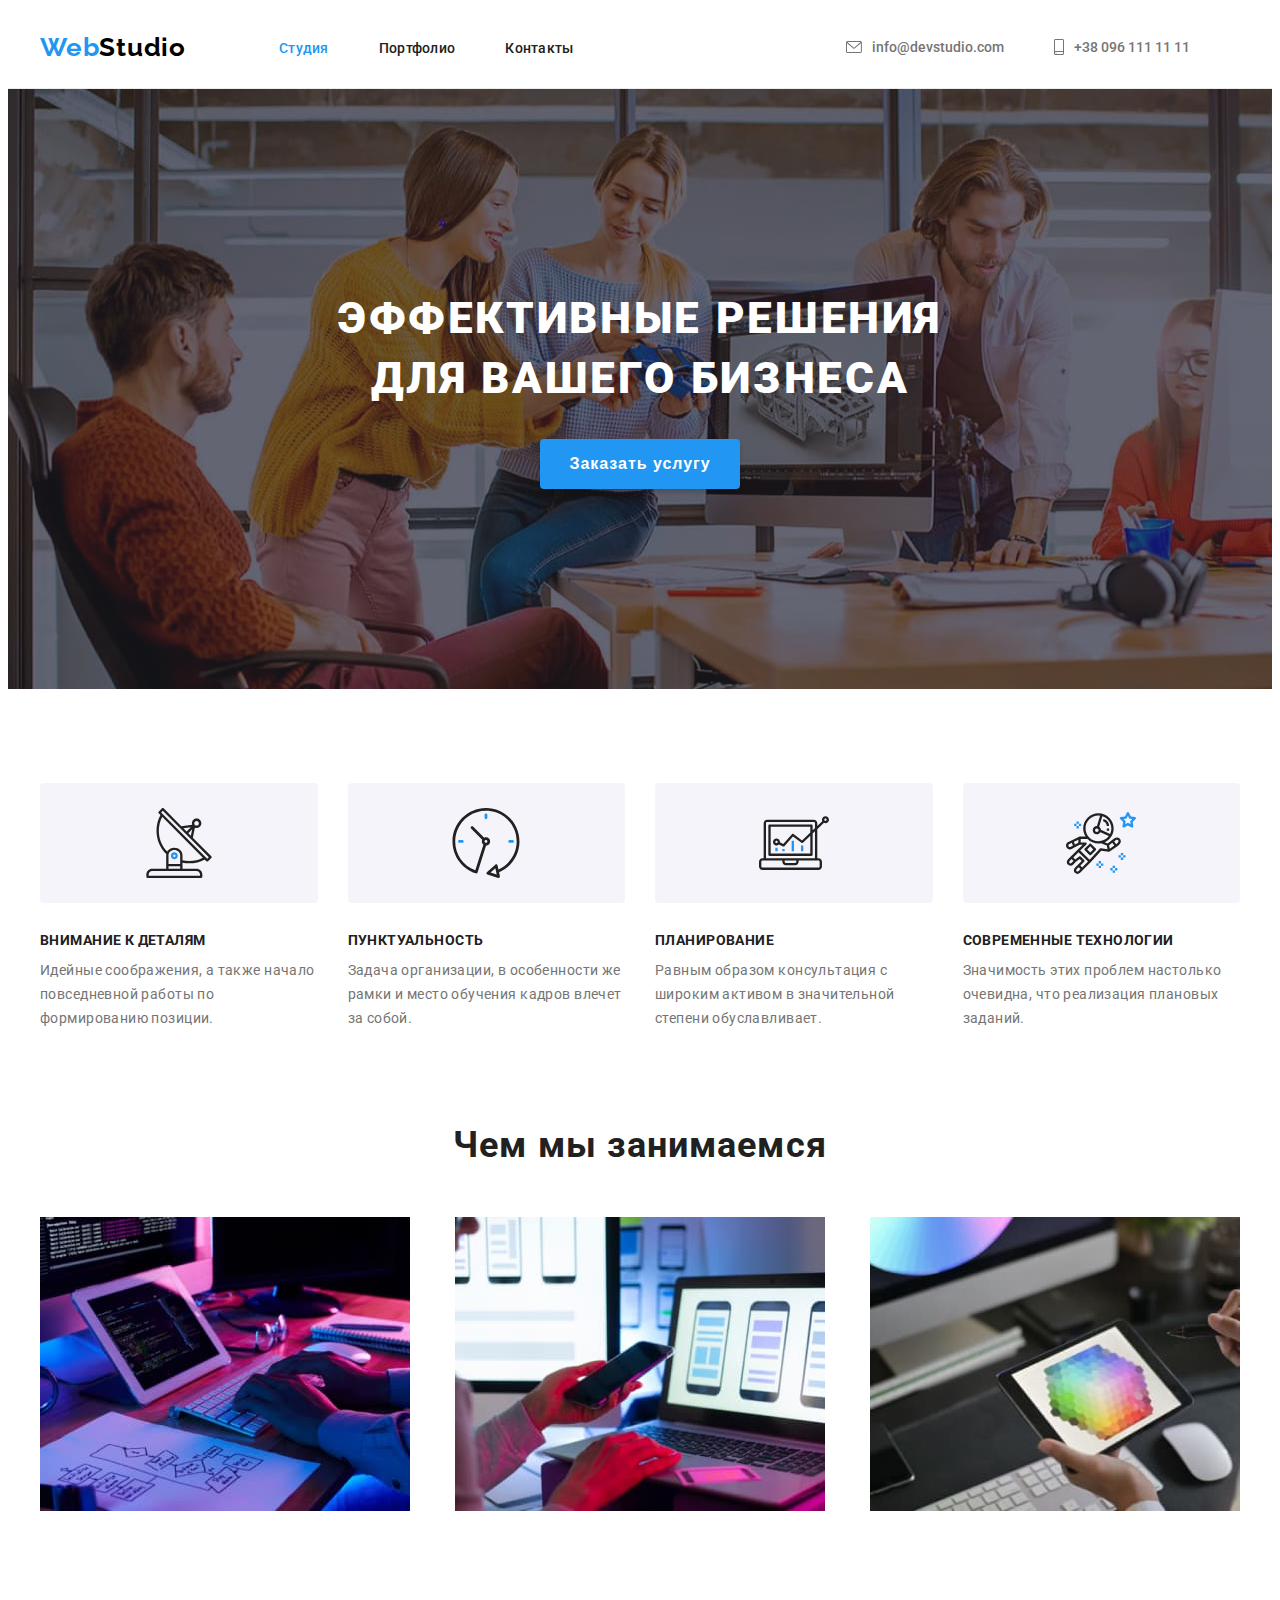
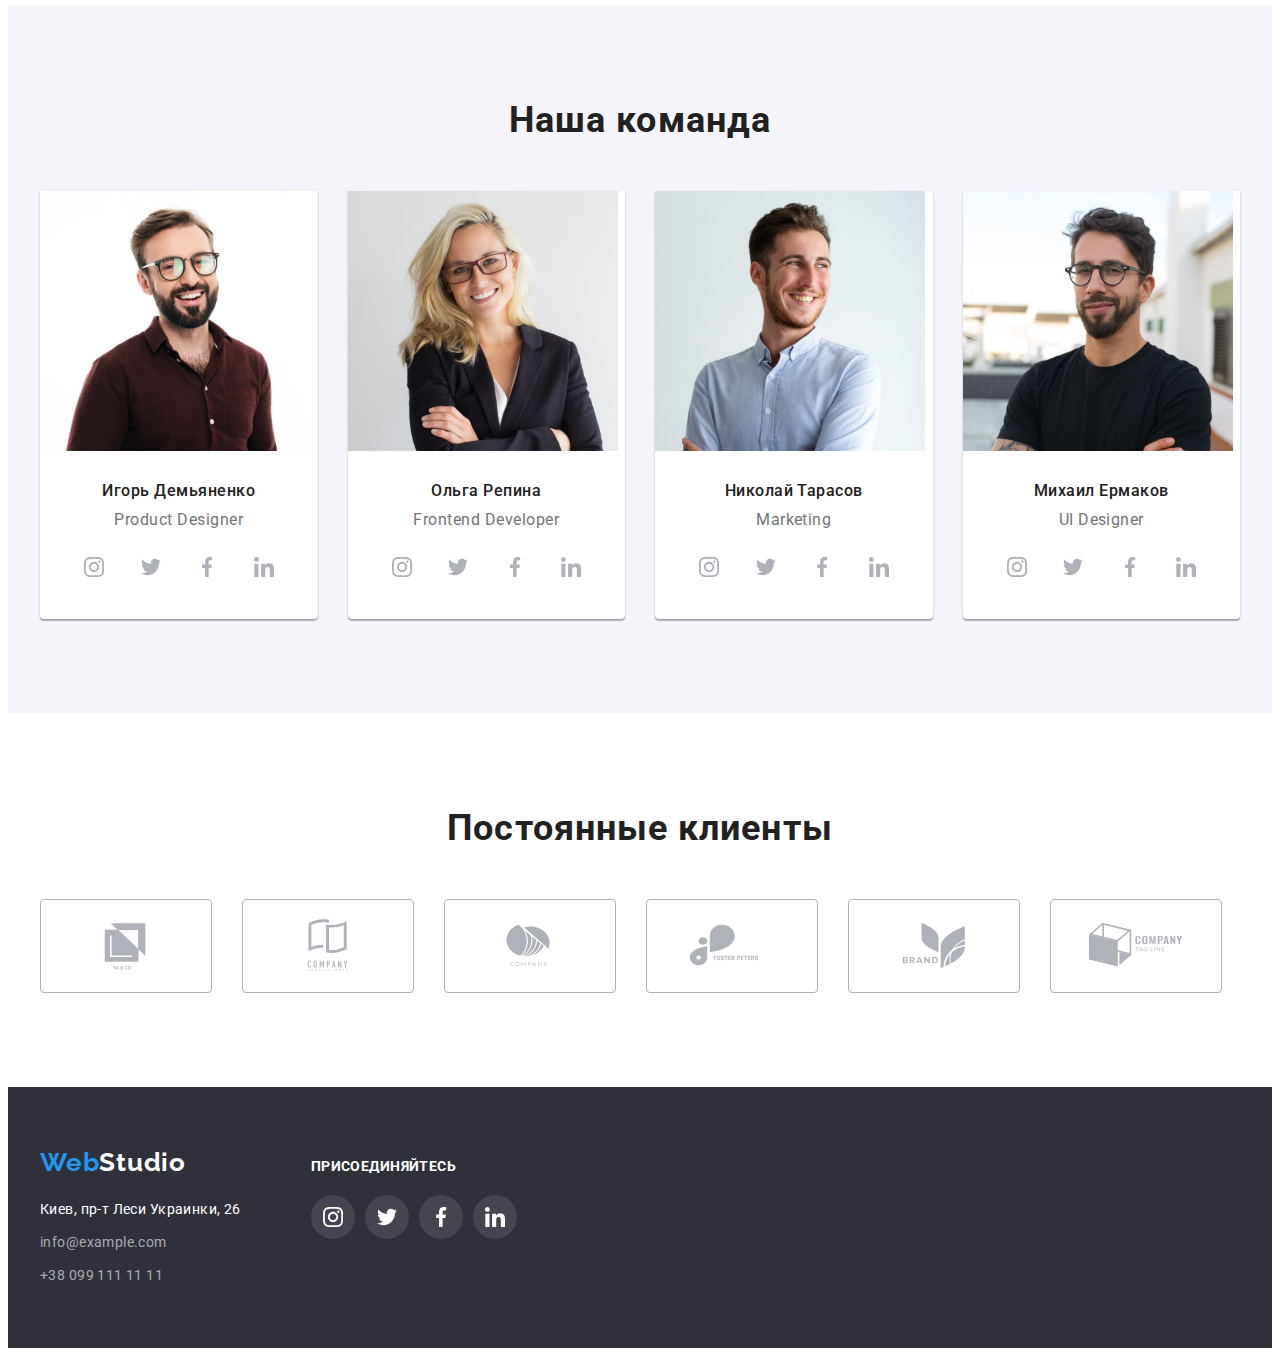
<file: index.html>
<!DOCTYPE html>
<html lang="ru">

<head>
    <meta charset="UTF-8">
    <meta http-equiv="X-UA-Compatible" content="IE=edge">
    <meta name="viewport" content="width=device-width, initial-scale=1.0">
    <title>Document</title>
    <link rel="preconnect" href="https://fonts.googleapis.com">
    <link rel="preconnect" href="https://fonts.gstatic.com" crossorigin>
    <link href="https://fonts.googleapis.com/css2?family=Raleway:wght@700&family=Roboto:wght@400;500;700;900&display=swap"
        rel="stylesheet">
    <link rel="stylesheet" href="https://cdnjs.cloudflare.com/ajax/libs/modern-normalize/1.1.0/modern-normalize.min.css"
        integrity="sha512-wpPYUAdjBVSE4KJnH1VR1HeZfpl1ub8YT/NKx4PuQ5NmX2tKuGu6U/JRp5y+Y8XG2tV+wKQpNHVUX03MfMFn9Q=="
        crossorigin="anonymous" referrerpolicy="no-referrer" />
    <link rel="stylesheet" href="./css/styles.css" />
</head>

<body class="body">
    <header class="header">
        <div class="header-container container">
        <nav class="navigation">
            <a class="link logo" href="" lang="en"> <span class="second-color-logo">Web</span>Studio </a>
            <ul class="list navigation-list">
                <li class="nv-lst"> <a class="link nav-list curent" href="">Студия</a></li>
                <li class="nv-lst"> <a class="link nav-list" href="./portfolio.html">Портфолио</a></li>
                <li class="nv-lst"> <a class="link nav-list" href="">Контакты</a></li>
            </ul>
        </nav>
        <ul class="list header-container">
            <li class="mail"> 
                <div class="nav-link-cont">
                    <a class="link nav-contact" href="mailto:info@devstudio.com">
                        <svg class="mail-tel-svg" width="16" height="12">
                            <use href="./images/sprite.svg#icon-envelope">
                            </use>
                        </svg>
                        info@devstudio.com    
                    </a>
                </div>
             </li>
            <li class="mail">
                <div class="nav-link-cont">
                    
                    <a class="link nav-contact" href="tel:+380961111111">
                        <svg class="mail-tel-svg" width="10" height="16">
                            <use href="./images/sprite.svg#icon-smartphone"></use>
                        </svg>
                        +38 096 111 11 11
                    </a>
                </div>
             </li>
        </ul>
        </div>
    </header>

    <main>
        <section class="hero-section">
            <div class="container">
            <h1 class="main-header">Эффективные решения <br>для вашего бизнеса</h1>
            <button class="main-button" type="button">Заказать услугу </button>
            </div>
        </section>
        <section class="section">
            <div class="container ">
            <!-- Добавлю h2 - скрою потом его со стараницы, пока скрыт через атрибут hidden -->
            <h2 class="visually-hidden"> Наши отличия от других</h2>
            <ul class="list first-section ">
                <li class="list-first-section">
                    <div class="icon-firs-section">
                        <svg class="our-icons">
                            <use href="./images/sprite.svg#icon-antenna" >
                            </use>
                        </svg>
                    </div>
                    <h3 class="trird-title">Внимание к деталям </h3>
                    <p class="desc-advantage">Идейные соображения, а также начало повседневной работы по формированию позиции.</p>
                </li>
                <li class="list-first-section">
                    <div class="icon-firs-section">
                        <svg class="our-icons">
                            <use href="./images/sprite.svg#icon-clock">
                            </use>
                        </svg>
                    </div>
                    <h3 class="trird-title">Пунктуальность</h3>
                    <p class="desc-advantage" >Задача организации, в особенности же рамки и место обучения кадров влечет за собой.</p>
                </li>
                <li class="list-first-section">
                    <div class="icon-firs-section">
                        <svg class="our-icons">
                            <use href="./images/sprite.svg#icon-diagram">
                            </use>
                        </svg>
                    </div>
                    <h3 class="trird-title"> Планирование</h3>
                    <p class="desc-advantage">Равным образом консультация с широким активом в значительной степени обуславливает.</p>
                </li>
                <li class="list-first-section">
                    <div class="icon-firs-section">
                        <svg class="our-icons">
                            <use href="./images/sprite.svg#icon-astronaut">
                            </use>
                        </svg>
                    </div>
                    <h3 class="trird-title"> Современные технологии</h3>
                    <p class="desc-advantage">Значимость этих проблем настолько очевидна, что реализация плановых заданий.</p>
                </li>
            </ul>
            </div>
        </section>
        <section class="second section">
            <div class="container">
            <h2 class="second-header">Чем мы занимаемся</h2>
            <ul class="list ul-second-section">
                <li class="list-second-section">
                    <img src="./images/box1jpeg.jpg" alt="набор HTML кода" width="370" height="294" />
                </li>
                <li class="list-second-section">
                    <img src="./images/box2jpeg.jpg" alt="адаптация мобильного на экране мониторва" width="370"
                        height="294" />
                </li>
                <li class="list-second-section">
                    <img src="./images/box3jpeg.jpg" alt="выбор цвета на планшете" width="370" height="294" />
                </li>
            </ul>
            </div>
        </section>
        <section class="our-team section">
            <div class="container">
            <h2 class="second-header"> Наша команда</h2>
            <ul class="list team-list">
                <li class="card-member">
                    <img class="picture-member" src="./images/member1.jpg" alt="фото Игоря Демьяненко" width="270" height="260" />
                    <div class="members-of-team">
                        <h3 class="team"> Игорь Демьяненко</h3>
                        <p class="team-profesion" lang="en">Product Designer</p>
                        <ul class="list social">
                            <li class="list-links">
                                <a class="social-links" href="">
                                  <svg class="svg-links" width="20" height="20">
                                  <use href="./images/sprite.svg#icon-instagram"></use>
                                  </svg>
                                </a>
                            </li>
                            <li class="list-links">
                                <a class="social-links" href="">
                                    <svg class="svg-links" width="20" height="20">
                                        <use href="./images/sprite.svg#icon-twitter"></use>
                                    </svg>
                                </a>
                            </li>
                            <li class="list-links">
                                <a class="social-links" href="">
                                    <svg class="svg-links" width="20" height="20">
                                        <use href="./images/sprite.svg#icon-facebook"></use>
                                    </svg>
                                </a>
                            </li>
                            <li class="list-links">
                                <a class="social-links" href="">
                                    <svg class="svg-links" width="20" height="20">
                                        <use href="./images/sprite.svg#icon-linkedin"></use>
                                    </svg>
                                </a>
                            </li>
                        </ul>
                    </div>
                </li>
                <li class="card-member">
                    <img class="picture-member" src="./images/member2.jpg" alt="фото Ольги Репиной" width="270" height="260" />
                    <div class="members-of-team">
                        <h3 class="team"> Ольга Репина</h3>
                        <p class="team-profesion" lang="en">Frontend Developer</p>
                        <ul class=" list social">
                            <li class="list-links">
                                <a class="social-links" href="">
                                    <svg class="svg-links" width="20" height="20">
                                        <use href="./images/sprite.svg#icon-instagram"></use>
                                    </svg>
                                </a>
                            </li>
                            <li class="list-links">
                                <a class="social-links" href="">
                                    <svg class="svg-links" width="20" height="20">
                                        <use href="./images/sprite.svg#icon-twitter"></use>
                                    </svg>
                                </a>
                            </li>
                            <li class="list-links">
                                <a class="social-links" href="">
                                    <svg class="svg-links" width="20" height="20">
                                        <use href="./images/sprite.svg#icon-facebook"></use>
                                    </svg>
                                </a>
                            </li>
                            <li class="list-links">
                                <a class="social-links" href="">
                                    <svg class="svg-links" width="20" height="20">
                                        <use href="./images/sprite.svg#icon-linkedin"></use>
                                    </svg>
                                </a>
                            </li>
                        </ul>
                    </div>

                </li>
                <li class="card-member">
                    <img class="picture-member" src="./images/member3.jpg" alt="фото Николая Тарасова" width="270" height="260" />
                    <div class="members-of-team">
                        <h3 class="team"> Николай Тарасов </h3>
                        <p class="team-profesion" lang="en">Marketing</p>
                        <ul class="list social">
                            <li class="list-links">
                                <a class="social-links" href="">
                                    <svg class="svg-links" width="20" height="20">
                                        <use href="./images/sprite.svg#icon-instagram"></use>
                                    </svg>
                                </a>
                            </li>
                            <li class="list-links">
                                <a class="social-links" href="">
                                    <svg class="svg-links" width="20" height="20">
                                        <use href="./images/sprite.svg#icon-twitter"></use>
                                    </svg>
                                </a>
                            </li>
                            <li class="list-links">
                                <a class="social-links" href="">
                                    <svg class="svg-links" width="20" height="20">
                                        <use href="./images/sprite.svg#icon-facebook"></use>
                                    </svg>
                                </a>
                            </li>
                            <li class="list-links">
                                <a class="social-links" href="">
                                    <svg class="svg-links" width="20" height="20">
                                        <use href="./images/sprite.svg#icon-linkedin"></use>
                                    </svg>
                                </a>
                            </li>
                        </ul>
                    </div>

                </li>
                <li class="card-member">
                    <img class="picture-member" src="./images/member4.jpg" alt="фото МИхаила Ермакова" width="270" height="260" />
                    <div class="members-of-team">
                        <h3 class="team"> Михаил Ермаков </h3>
                        <p class="team-profesion" lang="en">UI Designer</p>
                        <ul class="list social">
                            <li class="list-links">
                                <a class="social-links" href="">
                                    <svg class="svg-links" width="20" height="20">
                                        <use href="./images/sprite.svg#icon-instagram"></use>
                                    </svg>
                                </a>
                            </li>
                            <li class="list-links">
                                <a class="social-links" href="">
                                    <svg class="svg-links" width="20" height="20">
                                        <use href="./images/sprite.svg#icon-twitter"></use>
                                    </svg>
                                </a>
                            </li>
                            <li class="list-links">
                                <a class="social-links" href="">
                                    <svg class="svg-links" width="20" height="20">
                                        <use href="./images/sprite.svg#icon-facebook"></use>
                                    </svg>
                                </a>
                            </li>
                            <li class="list-links">
                                <a class="social-links" href="">
                                    <svg class="svg-links" width="20" height="20">
                                        <use href="./images/sprite.svg#icon-linkedin"></use>
                                    </svg>
                                </a>
                            </li>
                        </ul>
                    </div>

                </li>
                
            </ul>
            </div>
        </section>
        <section class="section">
            <div class="container">
                <h2 class="second-header">Постоянные клиенты</h2>
                <ul class="list list-clients">
                    <li class="clients">
                       <a class="clients-link" href="">
                           <svg class="icon-clients" width="106" height="60">
                           <use href="./images/sprite.svg#icon-logo"></use>
                           </svg>
                       </a>
                    </li>
                    <li class="clients">
                        <a class="clients-link" href="">
                            <svg class="icon-clients" width="106" height="60">
                                <use href="./images/sprite.svg#icon-logo-1">
                                </use>
                            </svg>
                        </a>
                    </li>
                    <li class="clients">
                        <a class="clients-link" href="">
                            <svg class="icon-clients" width="106" height="60">
                                <use href="./images/sprite.svg#icon-logo-2">
                                </use>
                            </svg>
                        </a>
                    </li>
                    <li class="clients">
                        <a class="clients-link" href="">
                            <svg class="icon-clients" width="106" height="60">
                                <use href="./images/sprite.svg#icon-logo-3">
                                </use>
                            </svg>
                        </a>
                    </li>
                    <li class="clients">
                        <a class="clients-link" href="">
                            <svg class="icon-clients" width="106" height="60">
                                <use href="./images/sprite.svg#icon-logo-4">
                                </use>
                            </svg>
                        </a>
                    </li>
                    <li class="clients">
                        <a class="clients-link" href="">
                            <svg class="icon-clients" width="106" height="60">
                                <use href="./images/sprite.svg#icon-logo-5">
                                </use>
                            </svg>
                        </a>
                    </li>
                </ul>
            </div>
        </section>
    </main>
    <footer class="footer">
        <div class="container div-foot">
            <div class="div-address">
              <a class="link logo-foot" href="" lang="en"> <span class="second-color-logo">Web</span>Studio </a>
              <address class="foot-address">
                 <ul class="list">
                    <li class="list-foot">
                       <a class="link addressfoot" href="https://goo.gl/maps/2wUC2h2pFyBtwkor7" target="blank"
                       rel="noopener noreferrer">Киев, пр-т
                       Леси Украинки, 26</a>
                    </li>
                    <li class="list-foot">
                       <a class="link nav-contact-foot" href="mailto:info@example.com">info@example.com</a>
                    </li>
                    <li class="list-foot">
                       <a class="link nav-contact-foot" href="tel:+380991111111">+38 099 111 11 11</a>
                    </li>
                 </ul>
              </address>
            </div>
            <div class="foot-links">
               <h3 class="foot-header">присоединяйтесь</h3>
               <ul class="social list">
                  <li class="list-links">
                     <a class="social-links" href="">
                       <svg class="svg-links" width="20" height="20">
                       <use href="./images/sprite.svg#icon-instagram"></use>
                       </svg>
                     </a>
                  </li>
                  <li class="list-links">
                     <a class="social-links" href="">
                       <svg class="svg-links" width="20" height="20">
                       <use href="./images/sprite.svg#icon-twitter"></use>
                       </svg>
                     </a>
                  </li>
                  <li class="list-links">
                     <a class="social-links" href="">
                       <svg class="svg-links" width="20" height="20">
                       <use href="./images/sprite.svg#icon-facebook"></use>
                       </svg>
                     </a>
                  </li>
                  <li class="list-links">
                     <a class="social-links" href="">
                       <svg class="svg-links" width="20" height="20">
                       <use href="./images/sprite.svg#icon-linkedin"></use>
                       </svg>
                     </a>
                  </li>
               </ul>
            </div>
        </div>
    </footer>
</body>
</html>
</file>
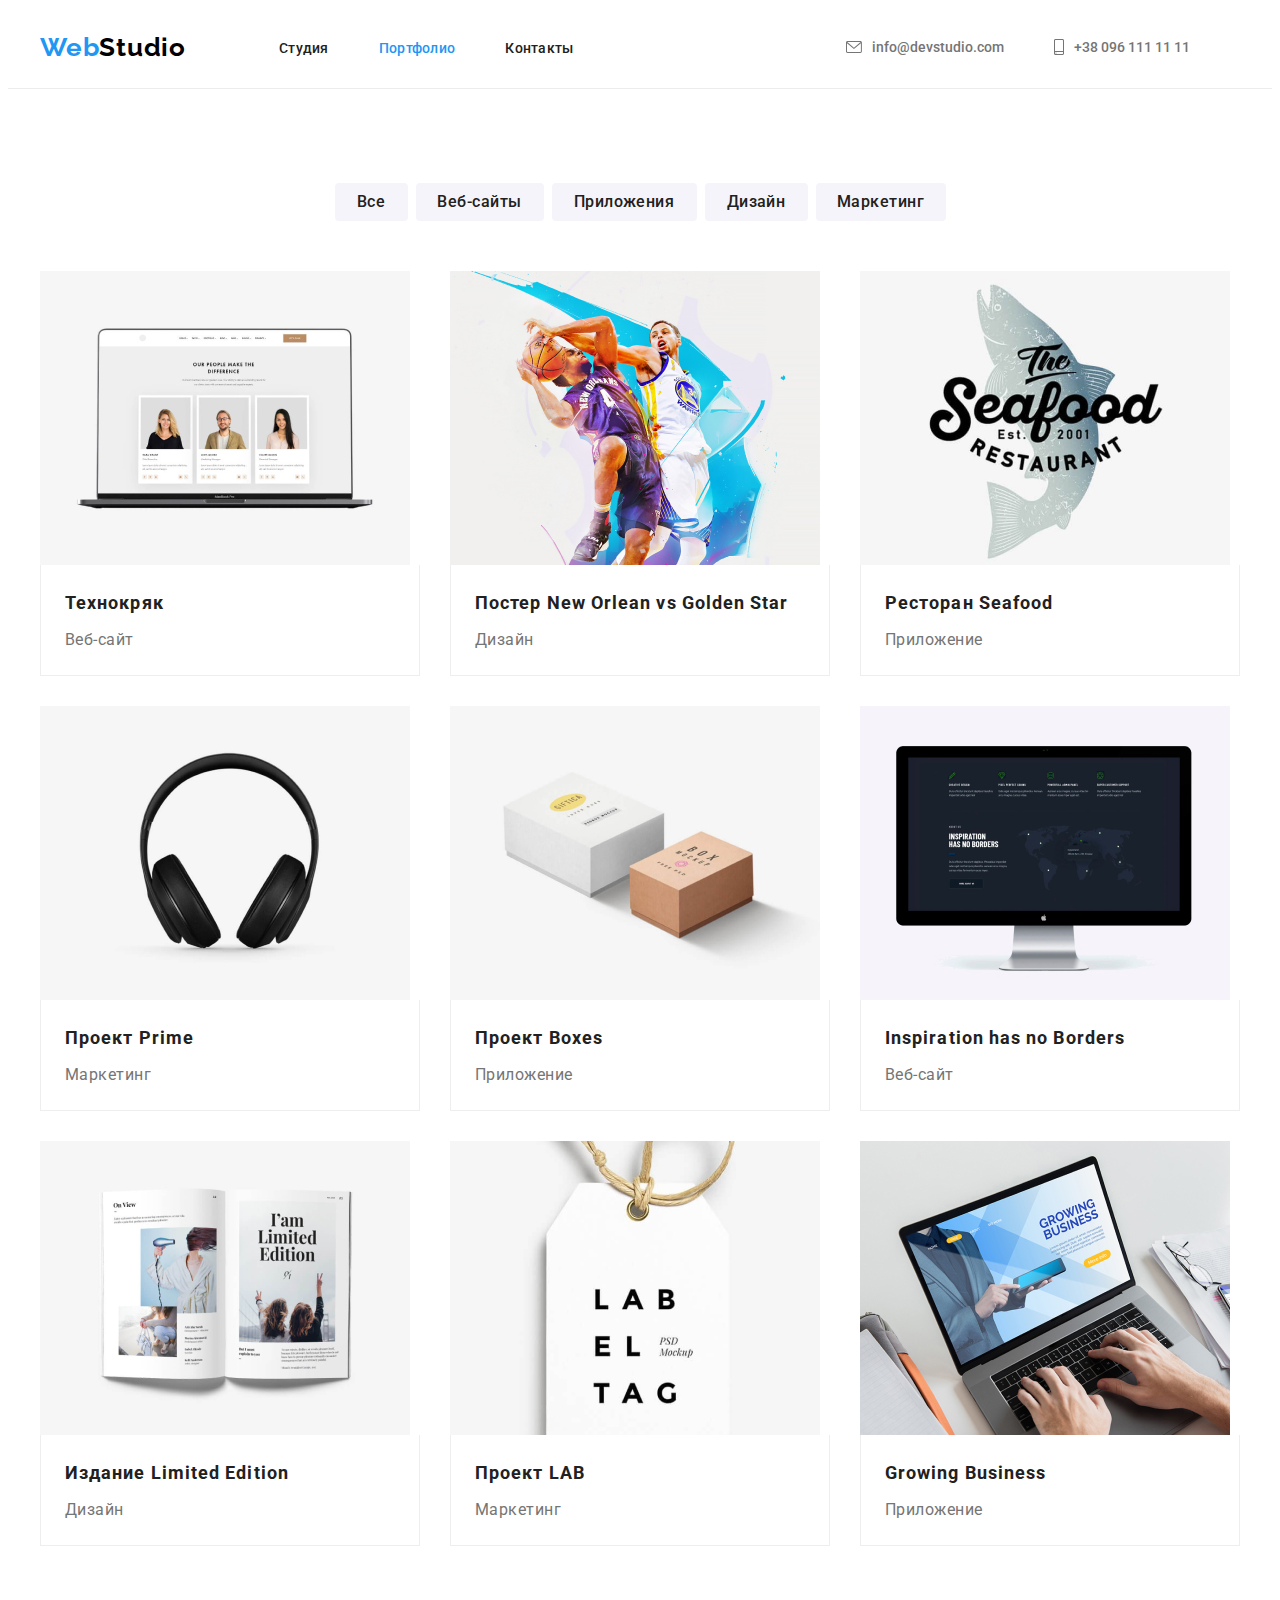
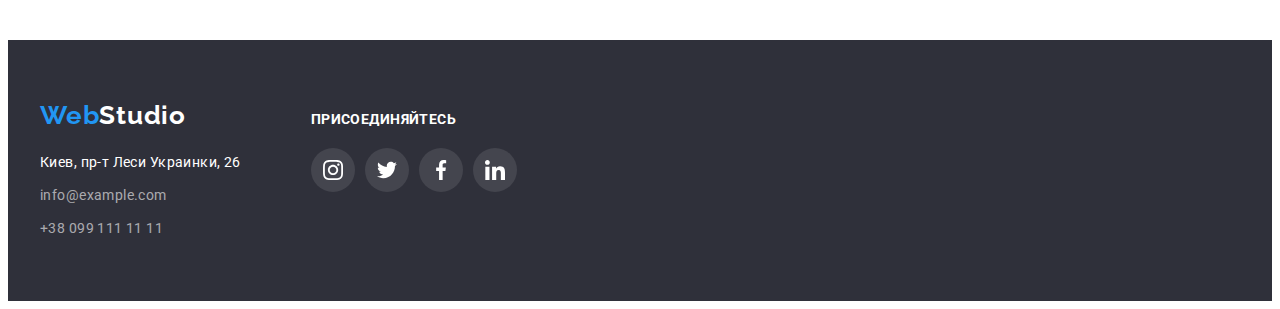
<file: portfolio.html>
<!DOCTYPE html>
<html lang="ru">

<head>
    <meta charset="UTF-8">
    <meta http-equiv="X-UA-Compatible" content="IE=edge">
    <meta name="viewport" content="width=device-width, initial-scale=1.0">
    <title>Document</title>
    <link rel="preconnect" href="https://fonts.googleapis.com">
    <link rel="preconnect" href="https://fonts.gstatic.com" crossorigin>
    <link href="https://fonts.googleapis.com/css2?family=Raleway:wght@700&family=Roboto:wght@400;500;700;900&display=swap"
        rel="stylesheet">
    <link rel="stylesheet" href="https://cdnjs.cloudflare.com/ajax/libs/modern-normalize/1.1.0/modern-normalize.min.css"
        integrity="sha512-wpPYUAdjBVSE4KJnH1VR1HeZfpl1ub8YT/NKx4PuQ5NmX2tKuGu6U/JRp5y+Y8XG2tV+wKQpNHVUX03MfMFn9Q=="
        crossorigin="anonymous" referrerpolicy="no-referrer" />
    <link rel="stylesheet" href="./css/styles.css" />
</head>

<body class="body">
    <header class="header">
        <div class="container header-container">
            <nav class="navigation">
                <a class="link logo" href="" lang="en"> <span class="second-color-logo">Web</span>Studio </a>
                <ul class="list navigation-list">
                    <li class="nv-lst"> <a class="link nav-list" href="./index.html">Студия</a></li>
                    <li class="nv-lst"> <a class="link nav-list curent" href="./portfolio.html">Портфолио</a></li>
                    <li class="nv-lst"> <a class="link nav-list" href="">Контакты</a></li>
                </ul>
            </nav>
            <ul class="list header-container">
                <li class="mail">
                    <div class="nav-link-cont">
                        <a class="link nav-contact" href="mailto:info@devstudio.com">
                            <svg class="mail-tel-svg" width="16" height="12">
                                <use href="./images/sprite.svg#icon-envelope">
                                </use>
                            </svg>
                            info@devstudio.com
                        </a>
                    </div>
                </li>
                <li class="mail">
                    <div class="nav-link-cont">
            
                        <a class="link nav-contact" href="tel:+380961111111">
                            <svg class="mail-tel-svg" width="10" height="16">
                                <use href="./images/sprite.svg#icon-smartphone"></use>
                            </svg>
                            +38 096 111 11 11
                        </a>
                    </div>
                </li>
            </ul>
        </div>
    </header>

    <main>
        <section class="section">
            <div class="container">
            <ul class="list list-buttons">
                <li class="items-button">
                    <button class="button-port" type="button">Все</button>
                </li>
                <li class="items-button">
                    <button class="button-port second-but" type="button">Веб-сайты</button>
                </li>
                <li class="items-button">
                    <button class="button-port third-but" type="button">Приложения</button>
                </li>
                <li class="items-button">
                    <button class="button-port fourth-but" type="button">Дизайн</button>
                </li>
                <li class="items-button">
                    <button class="button-port fifth-but" type="button">Маркетинг</button>
                </li>
            </ul>
            
            <ul class="list img-portfolio">
                <li class="list-pictures">
                    <a class=" link portfolio-links-card" href="">
                        <img src="./images/potfolio1.jpg" alt="фото команды технарей" width="370" height="294">
                        <div class="description-pic">
                            <h2 class="second-header-port">Технокряк</h2>
                            <p class="desc-port">Веб-сайт</p>
                        </div>
                    </a>
                    
                </li>
                <li class="list-pictures">
                    <a class=" link portfolio-links-card" href="">
                        <img src="./images/potfolio2.jpg" alt="парни баскетболисты" width="370" height="294">
                        <div class="description-pic">
                            <h2 class="second-header-port">Постер <span lang="en">New Orlean vs Golden Star</span></h2>
                            <p class="desc-port">Дизайн</p>
                        </div>
                    </a>
                    
                </li>
                <li class="list-pictures">
                    <a class=" link portfolio-links-card" href="">
                        <img src="./images/potfolio3.jpg" alt="логотип ресторана рыбы" width="370" height="294">
                        <div class="description-pic">
                            <h2 class="second-header-port">Ресторан <span lang="en">Seafood</span></h2>
                            <p class="desc-port">Приложение</p>
                        </div>
                    </a>
                </li>
                <li class="list-pictures">
                    <a class=" link portfolio-links-card" href="">
                        <img src="./images/potfolio4.jpg" alt="наушники" width="370" height="294">
                        <div class="description-pic">
                            <h2 class="second-header-port">Проект <span lang="en">Prime</span></h2>
                            <p class="desc-port">Маркетинг</p>
                        </div>
                    </a>
                </li>
                <li class="list-pictures">
                    <a class=" link portfolio-links-card" href="">
                        <img src="./images/potfolio5.jpg" alt="две коробки" width="370" height="294">
                        <div class="description-pic">
                            <h2 class="second-header-port">Проект <span lang="en">Boxes</span> </h2>
                            <p class="desc-port">Приложение</p>
                        </div>
                    </a>
                </li>
                <li class="list-pictures">
                    <a class=" link portfolio-links-card" href="">
                        <img src="./images/potfolio6.jpg" alt="монитор" width="370" height="294">
                        <div class="description-pic">
                            <h2 class="second-header-port" lang="en">Inspiration has no Borders</h2>
                            <p class="desc-port">Веб-сайт</p>
                        </div>
                    </a>
                    
                </li>
                <li class="list-pictures">
                    <a class=" link portfolio-links-card" href="">
                        <img src="./images/potfolio7.jpg" alt="развернутый журнал" width="370" height="294">
                        <div class="description-pic">
                            <h2 class="second-header-port">Издание <span lang="en">Limited Edition</span></h2>
                            <p class="desc-port">Дизайн</p>
                        </div>
                    </a>
                    
                </li>
                <li class="list-pictures">
                    <a class=" link portfolio-links-card" href="">
                        <img src="./images/potfolio8.jpg" alt="бирка" width="370" height="294">
                        <div class="description-pic">
                            <h2 class="second-header-port">Проект <span lang="en">LAB</span></h2>
                            <p class="desc-port">Маркетинг</p>
                        </div>
                    </a>
                    
                </li>
                <li class="list-pictures">
                        <a class=" link portfolio-links-card" href="">
                        <img src="./images/potfolio9.jpg" alt="процесс работы за ноутбуком" width="370" height="294">
                        <div class="description-pic">
                            <h2 class="second-header-port" lang="en">Growing Business</h2>
                            <p class="desc-port">Приложение</p>
                        </div>
                    </a>
                    
                </li>
            </ul>
            </div>
        </section>

    </main>
    <footer class="footer">
        <div class="container div-foot">
            <div class="div-address">
                <a class="link logo-foot" href="" lang="en"> <span class="second-color-logo">Web</span>Studio </a>
                <address class="foot-address">
                    <ul class="list">
                        <li class="list-foot">
                            <a class="link addressfoot" href="https://goo.gl/maps/2wUC2h2pFyBtwkor7" target="blank"
                                rel="noopener noreferrer">Киев, пр-т
                                Леси Украинки, 26</a>
                        </li>
                        <li class="list-foot">
                            <a class="link nav-contact-foot" href="mailto:info@example.com">info@example.com</a>
                        </li>
                        <li class="list-foot">
                            <a class="link nav-contact-foot" href="tel:+380991111111">+38 099 111 11 11</a>
                        </li>
                    </ul>
                </address>
            </div>
            <div class="foot-links">
                <h3 class="foot-header">присоединяйтесь</h3>
                <ul class="social list">
                    <li class="list-links">
                        <a class="social-links" href="">
                            <svg class="svg-links" width="20" height="20">
                                <use href="./images/sprite.svg#icon-instagram"></use>
                            </svg>
                        </a>
                    </li>
                    <li class="list-links">
                        <a class="social-links" href="">
                            <svg class="svg-links" width="20" height="20">
                                <use href="./images/sprite.svg#icon-twitter"></use>
                            </svg>
                        </a>
                    </li>
                    <li class="list-links">
                        <a class="social-links" href="">
                            <svg class="svg-links" width="20" height="20">
                                <use href="./images/sprite.svg#icon-facebook"></use>
                            </svg>
                        </a>
                    </li>
                    <li class="list-links">
                        <a class="social-links" href="">
                            <svg class="svg-links" width="20" height="20">
                                <use href="./images/sprite.svg#icon-linkedin"></use>
                            </svg>
                        </a>
                    </li>
                </ul>
            </div>
        </div>
    </footer>


</body>



</html>
</file>
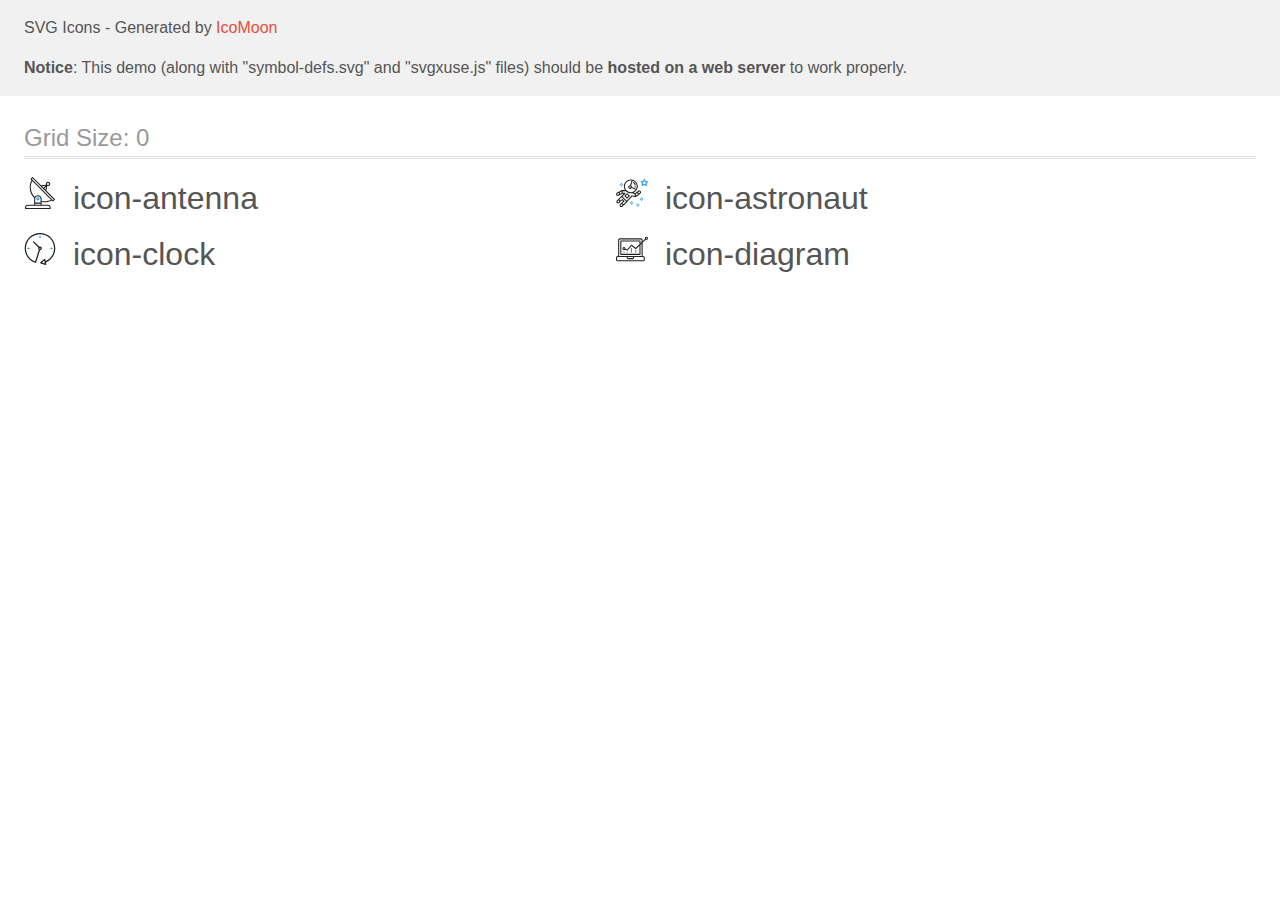
<file: images/svg/icomoon-4/demo-external-svg.html>
<!doctype html>
<html>
<head>
    <title>IcoMoon - SVG Icons</title>
    <meta charset="utf-8">
    <meta name="viewport" content="width=device-width, initial-scale=1">
    <link rel="stylesheet" href="demo-files/demo.css">
    <link rel="stylesheet" href="style.css">
</head>
<body>
<header class="bgc1 clearfix">
<div class="mhl">
    <p>SVG Icons - Generated by <a href="https://icomoon.io/app">IcoMoon</a></p><p><strong>Notice</strong>: This demo (along with "symbol-defs.svg" and "svgxuse.js" files) should be <b>hosted on a web server</b> to work properly.</p>
</div>
</header>
    <div class="clearfix mhl ptl">
        <h1 class="mvm mtn fgc1">Grid Size: 0</h1>
        <div class="glyph fs1">
            <div class="clearfix pbs">
                <svg class="icon icon-antenna"><use xlink:href="symbol-defs.svg#icon-antenna"></use></svg><span class="name"> icon-antenna</span>
            </div>
        </div>
        <div class="glyph fs1">
            <div class="clearfix pbs">
                <svg class="icon icon-astronaut"><use xlink:href="symbol-defs.svg#icon-astronaut"></use></svg><span class="name"> icon-astronaut</span>
            </div>
        </div>
        <div class="glyph fs1">
            <div class="clearfix pbs">
                <svg class="icon icon-clock"><use xlink:href="symbol-defs.svg#icon-clock"></use></svg><span class="name"> icon-clock</span>
            </div>
        </div>
        <div class="glyph fs1">
            <div class="clearfix pbs">
                <svg class="icon icon-diagram"><use xlink:href="symbol-defs.svg#icon-diagram"></use></svg><span class="name"> icon-diagram</span>
            </div>
        </div>
  </div>
<script defer src="svgxuse.js"></script>
</body>
</html>
</file>
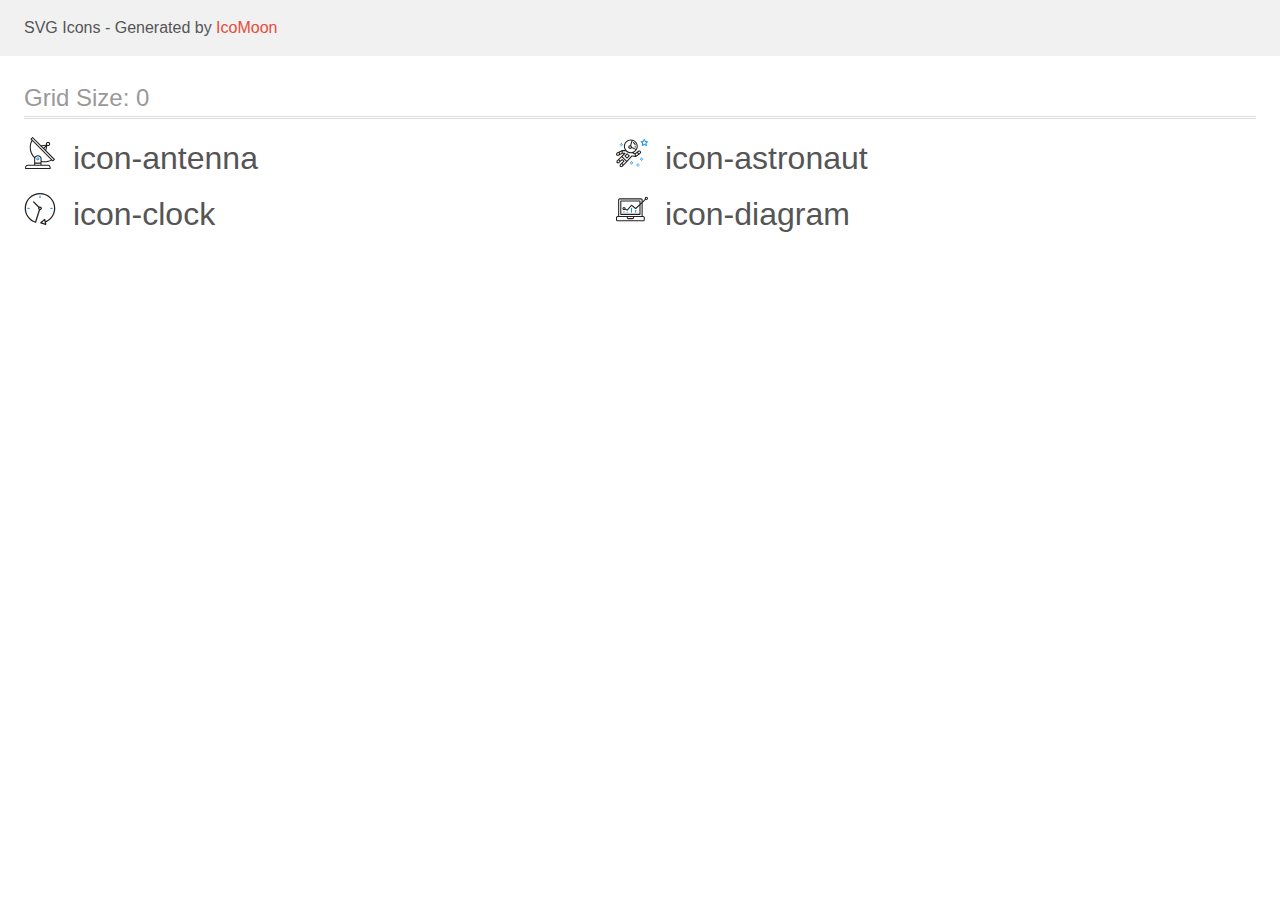
<file: images/svg/icomoon-4/demo.html>
<!doctype html>
<html>
<head>
    <title>IcoMoon - SVG Icons</title>
    <meta charset="utf-8">
    <meta name="viewport" content="width=device-width, initial-scale=1">
    <link rel="stylesheet" href="demo-files/demo.css">
    <link rel="stylesheet" href="style.css">
</head>
<body>
<svg aria-hidden="true" style="position: absolute; width: 0; height: 0; overflow: hidden;" version="1.1" xmlns="http://www.w3.org/2000/svg" xmlns:xlink="http://www.w3.org/1999/xlink">
<defs>
<symbol id="icon-antenna" viewBox="0 0 32 32">
<path fill="#212121" style="fill: var(--color1, #212121)" d="M30.773 22.098l-8.443-8.505 0.937-4.616c0.225 0.090 0.485 0.144 0.758 0.146h0.007c0.008 0 0.017 0 0.026 0 1.192 0 2.159-0.967 2.159-2.159s-0.967-2.159-2.159-2.159c-1.192 0-2.159 0.967-2.159 2.159 0 0.259 0.046 0.508 0.13 0.739l-0.005-0.015-4.96 0.606-8.091-8.133c-0.096-0.098-0.229-0.159-0.376-0.16h-0c-0.14 0.001-0.274 0.057-0.373 0.155l-1.512 1.504c-0.096 0.097-0.156 0.23-0.156 0.377s0.060 0.281 0.156 0.377v0l0.814 0.825c-1.143 2.062-1.816 4.522-1.816 7.139 0 4.106 1.656 7.824 4.336 10.525l-0.001-0.001c0.043 0.041 0.092 0.074 0.146 0.097-0.032 0.164-0.051 0.353-0.052 0.546v6.188h-6.4c-1.472 0.001-2.666 1.194-2.667 2.666v1.067c0 0.295 0.239 0.534 0.534 0.534h24.534c0.294 0 0.533-0.239 0.533-0.534v-1.067c-0.002-1.472-1.195-2.665-2.666-2.666h-6.4v-2.742c1.003 0.21 2.024 0.317 3.049 0.32 2.58-0.003 5.005-0.663 7.117-1.822l-0.077 0.039 0.818 0.823c0.099 0.101 0.235 0.159 0.376 0.16 0.14-0.001 0.274-0.057 0.373-0.155l1.512-1.504c0.096-0.097 0.156-0.23 0.156-0.377s-0.060-0.281-0.156-0.377v0zM23.28 6.233c0.193-0.192 0.459-0.31 0.752-0.31 0.589 0 1.067 0.478 1.067 1.066s-0.477 1.066-1.067 1.066c-0 0-0 0-0 0h-0.004c-0.587-0.003-1.061-0.479-1.061-1.066 0-0.295 0.12-0.563 0.314-0.756l0-0h-0.002zM22.024 9.737l-0.598 2.946-1.175-1.183 1.774-1.763zM21.419 8.835l-1.92 1.909-1.486-1.493 3.406-0.416zM24.004 28.8c0.884 0 1.6 0.716 1.6 1.6v0 0.534h-23.466v-0.534c0-0.884 0.716-1.6 1.6-1.6v0h20.267zM16.538 26.666v1.067h-5.334v-1.067h5.334zM11.204 25.6v-4.053c0-1.294 1.196-2.346 2.667-2.346s2.667 1.053 2.667 2.346v4.053h-5.334zM17.604 23.904v-2.357c0-1.882-1.675-3.413-3.733-3.413-0.017-0-0.038-0-0.058-0-1.353 0-2.54 0.707-3.213 1.771l-0.009 0.016c-2.36-2.482-3.812-5.846-3.812-9.55 0-2.314 0.567-4.496 1.569-6.414l-0.036 0.077 18.602 18.709c-1.823 0.947-3.979 1.502-6.266 1.502-1.079 0-2.128-0.124-3.136-0.357l0.093 0.018zM28.893 23.22l-21.057-21.181 0.754-0.752 7.935 7.98c0.004 0 0.006 0.007 0.010 0.010l13.114 13.191-0.757 0.752z"></path>
<path fill="#2196f3" style="fill: var(--color2, #2196f3)" d="M13.876 20.267h-0.005c-0.001 0-0.002 0-0.002 0-0.884 0-1.6 0.716-1.6 1.6s0.715 1.599 1.597 1.6h0.005c0.001 0 0.001 0 0.002 0 0.884 0 1.6-0.716 1.6-1.6s-0.715-1.599-1.598-1.6h-0zM14.249 22.245c-0.096 0.096-0.229 0.155-0.376 0.155-0.295 0-0.534-0.239-0.534-0.534s0.238-0.533 0.532-0.533h0c0.293 0.001 0.531 0.239 0.531 0.533 0 0.148-0.060 0.282-0.157 0.378l-0 0h0.005z"></path>
</symbol>
<symbol id="icon-astronaut" viewBox="0 0 32 32">
<path fill="#2196f3" style="fill: var(--color2, #2196f3)" d="M31.974 4.524c-0.064-0.191-0.227-0.332-0.427-0.362l-0.003-0-1.911-0.278-0.855-1.731c-0.179-0.365-0.777-0.365-0.956 0l-0.855 1.731-1.911 0.278c-0.26 0.039-0.457 0.26-0.457 0.528 0 0.15 0.062 0.285 0.161 0.382l1.383 1.348-0.326 1.903c-0.034 0.2 0.048 0.402 0.212 0.522 0.166 0.12 0.383 0.135 0.562 0.040l1.709-0.899 1.709 0.899c0.072 0.038 0.157 0.061 0.247 0.061 0.295 0 0.534-0.239 0.534-0.534 0-0.031-0.003-0.062-0.008-0.092l0 0.003-0.326-1.903 1.383-1.348c0.099-0.097 0.161-0.233 0.161-0.382 0-0.059-0.009-0.115-0.027-0.168l0.001 0.004zM29.511 5.851c-0.126 0.122-0.183 0.299-0.153 0.472l0.191 1.114-1-0.526c-0.072-0.039-0.158-0.062-0.249-0.062s-0.177 0.023-0.252 0.063l0.003-0.001-1 0.526 0.191-1.114c0.005-0.027 0.008-0.059 0.008-0.091 0-0.149-0.061-0.285-0.16-0.381l-0-0-0.811-0.79 1.119-0.162c0.174-0.025 0.324-0.134 0.402-0.292l0.5-1.013 0.5 1.013c0.078 0.158 0.228 0.267 0.402 0.292l1.119 0.162-0.809 0.79zM26.134 20.522h-1.067v1.067h1.067v-1.067zM26.134 22.656h-1.067v1.066h1.067v-1.066zM27.2 21.589h-1.067v1.067h1.067v-1.067zM25.067 21.589h-1.067v1.067h1.067v-1.067zM22.4 26.389h-1.067v1.067h1.067v-1.067zM22.4 28.523h-1.067v1.067h1.067v-1.067zM23.467 27.456h-1.067v1.067h1.067v-1.067zM21.334 27.456h-1.067v1.067h1.067v-1.067zM16 24.256h-1.066v1.067h1.066v-1.067zM16 26.389h-1.066v1.067h1.066v-1.067zM17.067 25.322h-1.067v1.067h1.067v-1.067zM14.934 25.322h-1.067v1.067h1.067v-1.067zM5.867 6.122h-1.066v1.066h1.066v-1.066zM5.867 8.256h-1.066v1.066h1.066v-1.066zM6.933 7.189h-1.067v1.067h1.066v-1.067zM4.8 7.189h-1.067v1.067h1.067v-1.067z"></path>
<path fill="#212121" style="fill: var(--color1, #212121)" d="M24.715 14.16c-0.28-0.376-0.699-0.636-1.179-0.703l-0.009-0.001c-0.076-0.012-0.164-0.018-0.254-0.018-0.411 0-0.789 0.139-1.090 0.373l0.004-0.003-1.253 0.96-1.898 1.417-1.358-0.541c2.421-1.086 4.113-3.508 4.113-6.32 0-3.823-3.122-6.934-6.961-6.934s-6.961 3.11-6.961 6.934c0 1.386 0.415 2.674 1.12 3.759l-2.768-0.024c-0.009 0-0.016 0.005-0.023 0.005-0.057 0.003-0.11 0.014-0.159 0.033l0.004-0.001c-0.013 0.005-0.026 0.007-0.038 0.013-0.006 0.003-0.013 0.003-0.019 0.006l-3.233 1.596c-0 0-0.001 0-0.001 0.001l-1.893 0.91c-0.024 0.011-0.045 0.023-0.065 0.036l0.001-0.001c-0.482 0.324-0.795 0.867-0.795 1.483 0 0.297 0.073 0.577 0.201 0.823l-0.005-0.010c0.22 0.424 0.592 0.742 1.043 0.885l0.013 0.003c0.161 0.053 0.345 0.083 0.537 0.083 0.308 0 0.598-0.078 0.851-0.216l-0.009 0.005 1.388-0.738 2.264-1.169 1.357-0.008-5.442 5.415c0 0.001-0.001 0.001-0.001 0.001l-1.339 1.333c-0.303 0.299-0.491 0.714-0.491 1.173 0 0.002 0 0.003 0 0.005v-0c0.002 0.919 0.748 1.664 1.667 1.664 0.001 0 0.002 0 0.002 0h-0c0.428 0 0.854-0.162 1.18-0.485l1.314-1.309 1.741-1.3 0.901 0.897-3.102 3.088c-0.303 0.299-0.491 0.714-0.491 1.173 0 0.001 0 0.003 0 0.004v-0c0 0.445 0.174 0.864 0.49 1.179 0.302 0.3 0.717 0.485 1.176 0.485 0.001 0 0.002 0 0.003 0h-0c0.427 0 0.855-0.162 1.18-0.485l4.488-4.472c0.007-0.006 0.016-0.009 0.022-0.016l5.166-5.658 3.471 0.494c0.025 0.004 0.050 0.006 0.075 0.006 0.064 0 0.127-0.016 0.187-0.038 0.017-0.006 0.032-0.015 0.049-0.023 0.019-0.010 0.039-0.015 0.058-0.027l3.213-2.133c0.012-0.008 0.018-0.021 0.029-0.030 0.013-0.010 0.029-0.014 0.041-0.026l1.271-1.191c0.348-0.326 0.564-0.787 0.564-1.3 0-0.4-0.132-0.769-0.355-1.066l0.003 0.005zM2.13 17.77c-0.098 0.054-0.215 0.086-0.34 0.086-0.078 0-0.153-0.013-0.224-0.036l0.005 0.001c-0.294-0.093-0.504-0.364-0.504-0.683 0-0.235 0.114-0.444 0.289-0.575l0.002-0.001 1.314-0.632 0.316 0.924 0.133 0.389-0.992 0.527zM5.627 15.942l-1.548 0.8-0.255-0.746-0.184-0.537 2.027-1.001-0.040 1.484zM20.727 9.322c0 0.918-0.219 1.785-0.599 2.56l-4.181-1.899c-0.044-0.575-0.342-1.072-0.782-1.384l-0.006-0.004 1.464-4.861c2.377 0.757 4.104 2.975 4.104 5.588zM8.938 9.322c0-3.235 2.644-5.867 5.894-5.867 0.253 0 0.5 0.022 0.745 0.053l-1.432 4.753c-0.019 0-0.037-0.006-0.057-0.006-0 0-0.001 0-0.001 0-1.032 0-1.869 0.835-1.872 1.867v0c0.003 1.031 0.84 1.867 1.872 1.867 0 0 0 0 0.001 0h-0c0.695 0 1.295-0.383 1.618-0.944l3.863 1.755c-1.075 1.447-2.795 2.39-4.737 2.39-3.25 0-5.894-2.632-5.894-5.867zM14.895 10.122c0 0.441-0.362 0.8-0.806 0.8-0 0-0.001 0-0.001 0-0.443 0-0.802-0.358-0.804-0.8v-0c0-0.441 0.361-0.8 0.806-0.8s0.806 0.359 0.806 0.8zM2.464 25.146c-0.11 0.109-0.261 0.176-0.428 0.176s-0.317-0.067-0.427-0.175l0 0c-0.109-0.108-0.176-0.257-0.176-0.422s0.067-0.314 0.176-0.422l0-0 0.962-0.959 0.852 0.848-0.959 0.954zM5.678 28.88c-0.11 0.109-0.261 0.176-0.428 0.176s-0.317-0.067-0.427-0.175l0 0c-0.109-0.108-0.176-0.257-0.176-0.422s0.067-0.314 0.176-0.422l0-0 0.963-0.959 0.852 0.848-0.96 0.955zM9.16 25.411l-0.001 0.001-1.765 1.76-0.852-0.848 1.765-1.757c0.040-0.040 0.065-0.088 0.090-0.136 0.007-0.014 0.020-0.026 0.026-0.040 0.016-0.041 0.019-0.085 0.026-0.128 0.003-0.025 0.014-0.048 0.014-0.073 0-0.035-0.013-0.070-0.020-0.105-0.006-0.032-0.006-0.064-0.019-0.096-0.025-0.053-0.055-0.098-0.092-0.138l0 0c-0.010-0.012-0.014-0.026-0.025-0.038h-0.001s0-0.001-0.001-0.002l-1.607-1.6c-0.017-0.017-0.039-0.024-0.058-0.038-0.025-0.021-0.054-0.040-0.084-0.056l-0.003-0.001c-0.026-0.012-0.058-0.023-0.090-0.031l-0.003-0.001c-0.030-0.009-0.065-0.017-0.101-0.020l-0.002-0c-0.007-0-0.015-0-0.023-0-0.026 0-0.051 0.002-0.075 0.005l0.003-0c-0.036 0.005-0.069 0.009-0.104 0.021s-0.064 0.027-0.094 0.045c-0.020 0.011-0.043 0.015-0.061 0.029l-1.774 1.324-0.901-0.897 2.399-2.386 4.36 4.289-0.928 0.919zM15.979 18.394c-0.016-0.002-0.030 0.004-0.046 0.003-0.008-0-0.017-0.001-0.027-0.001-0.031 0-0.062 0.003-0.092 0.008l0.003-0c-0.070 0.011-0.132 0.035-0.187 0.070l0.002-0.001c-0.030 0.018-0.057 0.037-0.083 0.061-0.013 0.011-0.028 0.016-0.040 0.029l-4.698 5.146-4.328-4.256 2.833-2.818c0.096-0.097 0.156-0.23 0.156-0.377 0-0.295-0.239-0.534-0.534-0.534-0.001 0-0.001 0-0.002 0h0l-2.219 0.013 0.028-1.607 3.104 0.027c1.264 1.297 3.027 2.101 4.978 2.101 0.001 0 0.002 0 0.003 0h-0c0.438 0 0.864-0.046 1.28-0.122 0.040 0.032 0.080 0.064 0.129 0.085l2.41 0.96 0.152 0.758 0.178 0.886-3.003-0.427zM20.020 18.572l-0.313-1.558 1.446-1.080 0.946 1.257-2.080 1.381zM23.773 15.741l-0.837 0.785-0.931-1.236 0.831-0.637c0.155-0.119 0.351-0.168 0.543-0.143 0.193 0.027 0.364 0.128 0.48 0.284 0.088 0.117 0.141 0.265 0.141 0.426 0 0.206-0.087 0.391-0.226 0.521l-0 0z"></path>
<path fill="#212121" style="fill: var(--color1, #212121)" d="M13.602 18.544l-2.143-2.134c-0.096-0.096-0.229-0.155-0.376-0.155s-0.28 0.059-0.376 0.155l-2.143 2.133c-0.097 0.097-0.156 0.23-0.156 0.378s0.060 0.281 0.156 0.378l-0-0 2.142 2.134c0.096 0.096 0.229 0.156 0.376 0.156s0.28-0.059 0.376-0.156v0l2.143-2.134c0.097-0.097 0.157-0.23 0.157-0.378s-0.060-0.281-0.157-0.378l-0-0zM11.083 20.303l-1.387-1.381 1.386-1.381 1.387 1.381-1.387 1.381zM17.164 5.071l-0.258 1.036c0.071 0.018 1.738 0.452 1.738 2.149h1.067c0-2.017-1.666-2.965-2.547-3.184zM19.711 9.322h-1.067v1.066h1.067v-1.066z"></path>
</symbol>
<symbol id="icon-clock" viewBox="0 0 32 32">
<path fill="#212121" style="fill: var(--color1, #212121)" d="M31.296 15.301c-0.001-8.452-6.855-15.303-15.308-15.301s-15.303 6.855-15.301 15.308c0.002 6.788 4.422 12.543 10.541 14.545l0.108 0.031c0.061 0.019 0.123 0.029 0.187 0.029 0.12 0 0.238-0.032 0.342-0.094 0.135-0.080 0.236-0.207 0.283-0.357l3.865-12.25c1.054-0.004 1.906-0.859 1.906-1.913 0-1.056-0.856-1.913-1.913-1.913-0.303 0-0.59 0.071-0.845 0.196l0.011-0.005-5.106-5.107c-0.114-0.11-0.271-0.179-0.443-0.179-0.352 0-0.638 0.286-0.638 0.638 0 0.172 0.068 0.328 0.179 0.443l-0-0 5.103 5.109c-0.121 0.241-0.191 0.525-0.191 0.826 0 0.602 0.283 1.137 0.723 1.48l0.004 0.003-3.682 11.673c-7.278-2.681-11.004-10.754-8.324-18.032s10.754-11.004 18.032-8.323c7.278 2.681 11.004 10.754 8.323 18.032-1.345 3.581-4.003 6.406-7.374 7.938l-0.088 0.036-0.398-1.874c-0.063-0.291-0.318-0.506-0.624-0.506-0.164 0-0.313 0.062-0.426 0.163l0.001-0.001-3.837 3.426c-0.132 0.117-0.214 0.287-0.214 0.477 0 0.283 0.185 0.524 0.441 0.606l0.005 0.001 4.899 1.563c0.058 0.020 0.126 0.031 0.196 0.031 0.352 0 0.637-0.285 0.637-0.637 0-0.047-0.005-0.093-0.015-0.138l0.001 0.004-0.391-1.839c5.528-2.374 9.329-7.772 9.329-14.057 0-0.011 0-0.023-0-0.034v0.002zM15.992 14.664c0.352 0 0.638 0.286 0.638 0.638s-0.285 0.638-0.638 0.638v0c-0.352 0-0.638-0.286-0.638-0.638s0.286-0.638 0.638-0.638v0zM18.092 29.528l2.184-1.948 0.603 2.84-2.787-0.892z"></path>
<path fill="#2196f3" style="fill: var(--color2, #2196f3)" d="M15.354 3.185v1.275c0 0.352 0.286 0.638 0.638 0.638s0.638-0.285 0.638-0.638v0-1.275c0-0.352-0.285-0.638-0.638-0.638s-0.638 0.285-0.638 0.638v0zM3.876 14.664c-0.352 0-0.638 0.286-0.638 0.638s0.285 0.638 0.638 0.638h1.275c0.352 0 0.638-0.286 0.638-0.638s-0.285-0.638-0.638-0.638h-1.275zM28.108 15.939c0.352 0 0.638-0.286 0.638-0.638s-0.285-0.638-0.638-0.638h-1.275c-0.352 0-0.638 0.286-0.638 0.638s0.285 0.638 0.638 0.638h1.275z"></path>
</symbol>
<symbol id="icon-diagram" viewBox="0 0 32 32">
<path fill="#2196f3" style="fill: var(--color2, #2196f3)" d="M14.926 14.965h1.066v4.798h-1.066v-4.798zM19.19 17.097h1.066v2.665h-1.066v-2.665zM10.661 18.696h1.066v1.066h-1.066v-1.066zM7.463 18.163h1.066v1.599h-1.066v-1.599z"></path>
<path fill="#212121" style="fill: var(--color1, #212121)" d="M1.599 28.291h25.586c0 0 0 0 0 0 0.883 0 1.599-0.716 1.599-1.599v0-2.132c0-0.883-0.716-1.599-1.599-1.599v0h-0.533v-13.294l3.028-2.868c0.207 0.104 0.452 0.166 0.711 0.166 0.888 0 1.608-0.72 1.608-1.608s-0.72-1.608-1.608-1.608c-0.888 0-1.608 0.72-1.608 1.608 0 0.247 0.056 0.481 0.155 0.69l-0.004-0.010-2.281 2.162v-1.23c0-0.883-0.716-1.599-1.599-1.599v0h-21.323c-0.883 0-1.599 0.716-1.599 1.599v0 15.992h-0.533c-0.883 0-1.599 0.716-1.599 1.599v0 2.132c0 0.883 0.716 1.599 1.599 1.599v0zM30.384 4.837c0.294 0 0.533 0.239 0.533 0.533s-0.239 0.533-0.533 0.533v0c-0.294 0-0.533-0.239-0.533-0.533s0.239-0.533 0.533-0.533v0zM3.198 6.969c0-0.294 0.239-0.533 0.533-0.533h21.323c0.294 0 0.533 0.239 0.533 0.533v2.239l-1.066 1.013v-2.185c0-0.295-0.239-0.534-0.534-0.534h-19.189c-0.294 0-0.534 0.239-0.534 0.533v13.327c0 0.294 0.239 0.533 0.534 0.533h19.189c0.295 0 0.534-0.239 0.534-0.533v-9.675l1.066-1.010v12.283h-22.389v-15.991zM7.996 13.899c-0.001 0-0.003 0-0.005 0-0.883 0-1.599 0.716-1.599 1.599s0.716 1.599 1.599 1.599c0.432 0 0.824-0.172 1.112-0.45l-0 0 1.853 0.93c0.215 0.107 0.476 0.057 0.636-0.122l3.939-4.432 3.872 2.902c0.208 0.155 0.498 0.139 0.686-0.039l3.365-3.188v8.131h-18.123v-12.261h18.123v2.661l-3.771 3.572-3.904-2.927c-0.088-0.067-0.2-0.107-0.32-0.107-0.158 0-0.3 0.069-0.398 0.178l-0 0.001-3.993 4.493-1.493-0.746c0.011-0.064 0.017-0.128 0.020-0.193 0-0.883-0.716-1.599-1.599-1.599v0zM8.529 15.498c0 0.294-0.239 0.533-0.533 0.533s-0.533-0.239-0.533-0.533v0c0-0.294 0.239-0.533 0.533-0.533s0.533 0.239 0.533 0.533v0zM11.727 24.026h5.33v0.533c0 0.294-0.238 0.533-0.533 0.533h-4.265c-0.294 0-0.533-0.239-0.533-0.533v0-0.533zM1.067 24.56c0-0.294 0.238-0.533 0.533-0.533h9.062v0.533c0 0.883 0.716 1.599 1.599 1.599v0h4.265c0.883 0 1.599-0.716 1.599-1.599v0-0.533h9.062c0.294 0 0.533 0.239 0.533 0.533v2.132c0 0.294-0.239 0.533-0.533 0.533h-25.586c-0 0-0 0-0 0-0.294 0-0.533-0.239-0.533-0.533 0 0 0 0 0 0v0-2.132z"></path>
</symbol>
</defs>
</svg>

<header class="bgc1 clearfix">
<div class="mhl">
    <p>SVG Icons - Generated by <a href="https://icomoon.io/app">IcoMoon</a></p>
</div>
</header>
    <div class="clearfix mhl ptl">
        <h1 class="mvm mtn fgc1">Grid Size: 0</h1>
        <div class="glyph fs1">
            <div class="clearfix pbs">
                <svg class="icon icon-antenna"><use xlink:href="#icon-antenna"></use></svg><span class="name"> icon-antenna</span>
            </div>
        </div>
        <div class="glyph fs1">
            <div class="clearfix pbs">
                <svg class="icon icon-astronaut"><use xlink:href="#icon-astronaut"></use></svg><span class="name"> icon-astronaut</span>
            </div>
        </div>
        <div class="glyph fs1">
            <div class="clearfix pbs">
                <svg class="icon icon-clock"><use xlink:href="#icon-clock"></use></svg><span class="name"> icon-clock</span>
            </div>
        </div>
        <div class="glyph fs1">
            <div class="clearfix pbs">
                <svg class="icon icon-diagram"><use xlink:href="#icon-diagram"></use></svg><span class="name"> icon-diagram</span>
            </div>
        </div>
  </div>
<script defer src="svgxuse.js"></script>
</body>
</html>
</file>
<file: css/styles.css>
:root {
  --secondary-font-family: "Raleway", sans-serif;
  --accent-color: #2196f3;
  --color-logo:#000000;
  --main-color-text:#212121;
  --second-color-text:#757575;
  --third-color-text:#ffffff;
  --second-background-color:#2F303A;
  --third-background-color:#F5F4FA;
  --icon-colors:#AFB1B8;

}

.body {
  font-family: "Roboto", sans-serif;
  background-color: #ffffff;
}
h1,
h2,
h3,
h4,
h5,
h6,
p {
  margin-top: 0;
  margin-bottom: 0;
}

ul,
ol {
  margin-top: 0;
  margin-bottom: 0;
  padding-left: 0;
}

img {
  display: block;
}

address {
  font-style: normal;
}
/* Header styles */
.header{
  padding-top: 24px;
  padding-bottom: 25px;
  border-bottom: 1px solid #ECECEC;
}
.list {
  list-style: none;
}
.link {
  text-decoration: none;
}
.container{
  width: 1200px;
  padding-left: 15px;
  padding-right: 15px;
  margin-left: auto;
  margin-right: auto;
}
.header-container{
  display: flex;
  align-items: center;
  justify-content: space-between;
}
.navigation{
  display: flex;
  align-items: center;
}
.navigation-list{
  display: flex;
  align-items: center;
}
.logo{
  font-family: var(--secondary-font-family);
  font-weight: 700;
  font-size: 26px;
  line-height: 1.19;
  letter-spacing: 0.03em;
  color: var(--color-logo);
  margin-right: 93px;
}
.nv-lst:not(:last-child){
  margin-right: 50px;
}
.mail{
 margin-right: 50px;
}
.nav-link-cont{
  display: flex;
  align-items: center;
}
.mail-tel-svg{
  
  margin-right: 10px;
  fill:var(--second-color-text);
}

.second-color-logo{
  color: var(--accent-color);
}
.active-page{
  color: var(--accent-color);
}

.nav-list{
  font-weight: 500;
  font-size: 14px;
  line-height: 1.14;
  letter-spacing: 0.02em;
  color: var(--main-color-text);
}
.nav-list:hover,
.nav-list:focus{
  color: var(--accent-color);
}
.nav-list.curent{
  color: var(--accent-color);
}
.nav-contact{
  display: flex;
  align-items: center;
  font-weight: 500;
  font-size: 14px;
  line-height: 1.14
  letter-spacing: 0.02em;
  color: var(--second-color-text);
}
.nav-contact:hover{
  color: var(--accent-color);
}
.nav-contact:hover .mail-tel-svg{
  fill: var(--accent-color);
}


/* .nav-contact:hover,
.nav-contact:focus,
.mail-tel-svg:hover,
.mail-tel-svg:focus{
  color: var(--accent-color);
  fill: var(--accent-color);
} */

/* Main styles */
/* Hero section */
.hero-section{
  background-image: linear-gradient(
    rgba(47, 48, 58, 0.4),
    rgba(47, 48, 58, 0.4)),
    url(../images/hero.jpg);
  background-size: cover;
  max-width: 1600px;
  background-color: #C4C4C4;
  text-align: center;
  padding-top: 200px;
  padding-bottom: 200px;
  margin-left: auto;
  margin-right: auto;
}
/* .hero-section .container{
  padding-top: 200px;
  padding-bottom: 200px;
} */
.main-header{
  font-weight: 900;
  font-size: 44px;
  line-height: 1.36;
  letter-spacing: 0.06em;
  text-transform: uppercase;
  color: var(--third-color-text);
  margin-bottom: 30px;
}
.main-button{
  display: inline-block;
  min-width: 200px;
  padding: 10px 28px;
  font-weight: 700;
  font-size: 16px;
  line-height: 1.88;
  letter-spacing: 0.06em;
  cursor: pointer;
  color:var(--third-color-text);
  background-color: var(--accent-color);
  box-shadow: 0px 4px 4px rgba(0, 0, 0, 0.15);
  border-radius: 4px; 
  border: none;

}
.main-button:hover,
.main-button:focus{
  background-color:#188CE8;
}

/* first section */
.section{
  padding-top: 94px;
  padding-bottom: 94px;
}
.visually-hidden {
  position: absolute;
  width: 1px;
  height: 1px;
  margin: -1px;
  border: 0;
  padding: 0;
  white-space: nowrap;
  clip-path: inset(100%);
  clip: rect(0 0 0 0);
  overflow: hidden;
}
.first-section{
  display: flex;
  margin-top: -30px;
  margin-left: -30px;
}
.list-first-section{
  margin-top: 30px;
  margin-left: 30px;
  flex-basis: calc((100% - 120px) / 4);
}
.icon-firs-section{
  display: flex;
  justify-content: center;
  align-items: center;
  height: 120px ;
  /* padding-top: 25px;
  padding-bottom: 25px;  иправил замечания ментора - убрать падинги- задать висоту - и отцентрировать флексами*/
  margin-bottom: 30px;
  border-radius: 4px;
  background-color: var(--third-background-color);
}
.our-icons{
  width: 70px;
  height: 70px;
}

/* .list-first-section:not(:last-child){
  margin-right: 30px;
} */

.trird-title{
  font-weight: 700;
  font-size: 14px;
  line-height: 1.14;
  letter-spacing: 0.03em;
  text-transform: uppercase;
  color: var(--main-color-text);
  margin-bottom: 10px;
}

.desc-advantage{
  font-size: 14px;
  line-height: 1.71;
  letter-spacing: 0.03em;
  color: var(--second-color-text)
}
/* second section */
.second.section{
  padding-top: 0px;
}
.second-header{
  font-weight: 700;
  font-size: 36px;
  line-height: 1.17;
  text-align: center;
  letter-spacing: 0.03em;
  color: var(--main-color-text);
  margin-bottom: 50px;
}
.ul-second-section{
  display: flex;
  justify-content: space-between;
}
.list-second-section{
  flex-basis: calc((100% - 90px) / 3);
}
/* section - OUR team */
.our-team{
  background-color: var(--third-background-color);
}
.team-list{
  display: flex;
  flex-wrap: wrap;
  margin-left: -30px;
  margin-top: -30px;
}

.team{
  font-weight: 500;
  font-size: 16px;
  line-height: 1.19;
  text-align: center;
  letter-spacing: 0.03em;
  color: var(--main-color-text);
  margin-bottom: 10px;
}

.team-profesion{
  font-weight: 400;
  font-size: 16px;
  line-height: 1.19;
  text-align: center;
  letter-spacing: 0.03em;
  color:var(--second-color-text);
  margin-bottom: 16px;
}
.card-member{
  background-color:#ffffff;
  flex-basis: calc((100% - 120px) / 4);
  margin-left: 30px;
  margin-top: 30px;
  box-shadow: 0px 1px 3px rgba(0, 0, 0, 0.12), 0px 1px 1px rgba(0, 0, 0, 0.14), 0px 2px 1px rgba(0, 0, 0, 0.2);
  border-radius: 0px 0px 4px 4px;
  
}
.members-of-team{
  padding: 30px 32px 30px 32px;

}
.social{
  display: flex;
  justify-content: space-between;
}
.svg-links{
  fill: var(--icon-colors);
}
.social-links{
  display: flex;
  align-items: center;
  justify-content: center;
  width: 44px;
  height: 44px;                 
  border-radius: 50%;
  }

  .social-links:hover .svg-links,
  .social-links:focus .svg-links{
    fill: var(--third-color-text);
  }
  .social-links:hover,
  .social-links:focus{
    background-color: var(--accent-color);
  }
/* our clients */
.clients-link{
  display: flex;
  align-items: center;
  justify-content: center;
  width: 170px;
  height: 92px;    
  border: 1px solid;             
  border-radius: 4px;
  color: var(--icon-colors);
}
.icon-clients{
  fill: var(--icon-colors);
}
.clients-link:hover .icon-clients,
.clients-link:focus .icon-clients{
  fill: var(--accent-color);
  }
.clients-link:focus,
.clients-link:hover{
  border-color: var(--accent-color);
} 
.list-clients{
  display: flex;
  flex-wrap: wrap;
  margin-left: -30px;
  margin-top: -30px;
} 
.clients{
  flex-basis: calc((100% - 1020px) / 6);
  margin-left: 30px;
  margin-top: 30px;
}
/* .list-clients .clients:not(:last-child){
  margin-right: 30px;
} */


/* footer styles */
.footer{
  background-color: var(--second-background-color);
  padding-top: 60px;
  padding-bottom: 60px;
}

.nav-contact-foot{
  font-style: normal;
  font-weight: 400;
  font-size: 14px;
  line-height: 1.71;
  letter-spacing: 0.03em;
  color: rgba(255, 255, 255, 0.6);

}
.addressfoot{
  font-family: 400;
  font-size: 14px;
  line-height: 1.71;
  letter-spacing: 0.03em;
  color: var(--third-color-text);
  
}
.addressfoot:hover,
.addressfoot:focus,
.nav-contact-foot:hover,
.nav-contact-foot:focus{
  color: var(--accent-color);
}
.list-foot{
  display: block;
}

.list .list-foot:not(:last-child){
  margin-bottom: 9px;
}

.logo-foot{
  font-family: var(--secondary-font-family);
  font-weight: 700;
  font-size: 26px;
  line-height: 1.19;
  letter-spacing: 0.03em;
  color: var(--third-color-text);
  display: block;
  margin-bottom: 20px;
}
.foot-header{
  margin-bottom: 20px;
  font-weight: 700;
  font-size: 14px;
  line-height: 1.14;
  letter-spacing: 0.03em;
  text-transform: uppercase;
  color: var(--third-color-text);
}
.foot-links{
  padding-top: 12px;
}
.foot-links .svg-links{
  fill:var(--third-color-text)
}
.foot-links .social-links{
  background-color: rgba(255, 255, 255, 10%);
 
}
.foot-links .list-links:not(:last-child){
  margin-right: 10px;
}
.foot-links .social-links:hover,
.foot-links .social-links:focus{
  background-color: var(--accent-color);
}
.div-foot{
  display: flex;
}
.div-address{
  margin-right: 70px;
}



/* Styles Porfolio */
/* styles list of bottons */
.list-buttons{
  display: flex;
  justify-content: center;
  margin-bottom: 50px;
}
.list-buttons .items-button + .items-button{
  margin-left: 8px;
}
.button-port{
  font-family: inherit;
  font-weight: 500;
  font-size: 16px;
  line-height: 1.63;
  text-align: center;
  letter-spacing: 0.03em;
  min-width: 73px;
  border: none;
  border-radius: 4px;
  cursor: pointer;
  color: var(--main-color-text);
  background-color: var(--third-background-color);
  padding: 6px 20px;
 }
.button-port:hover,
.button-port:focus{
 box-shadow: 0px 2px 2px rgba(0, 0, 0, 0.12), 
 0px 1px 2px rgba(0, 0, 0, 0.08), 
 0px 3px 1px rgba(0, 0, 0, 0.1);
} 
.second-but{
min-width: 128px;
}
.third-but{
min-width: 145px;
}
.fourth-but{
min-width: 103px;
}
.fifth-but{
min-width: 130px;
}

.button-port:hover,
.button-port:focus{
  color: var(--third-color-text);
  background-color: var(--accent-color);
}
/* styles list of pictures */
.img-portfolio{
  display: flex;
  flex-wrap: wrap;
  margin-top: -30px;
  margin-left: -30px;
}
.list-pictures{
  margin-top: 30px;
  margin-left: 30px;
  flex-basis: calc((100% - 90px) / 3);
}
.portfolio-links-card{
  display: block;
}
.portfolio-links-card:hover,
.portfolio-links-card:focus{
  box-shadow: 1px 4px 6px rgba(0, 0, 0, 0.16),
  0 4px 4px rgba(0, 0, 0, 0.06),
  0 1px 1px rgba(0, 0, 0, 0.12);
}
.description-pic{
  border: 1px solid #EEEEEE;
  border-top: none;
  padding: 20px 24px;

}
.second-header-port{
  font-weight: 700;
  font-size: 18px;
  line-height: 2;
  letter-spacing: 0.06em;
  color: var(--main-color-text);
  margin-bottom: 4px;
}
.desc-port{
  font-weight: 400;
  font-size: 16px;
  line-height: 1.88;
  letter-spacing: 0.03em;
  color: var(--second-color-text);
}
</file>
<file: images/svg/icomoon-4/demo-files/demo.css>
body {
  padding: 0;
  margin: 0;
  font-family: sans-serif;
  font-size: 1em;
  line-height: 1.5;
  color: #555;
  background: #fff;
}
h1 {
  font-size: 1.5em;
  font-weight: normal;
  box-shadow: 0 1px #ddd, 0 2px #fff, 0 3px #ddd;
}
small {
  font-size: .66666667em;
}
a {
  color: #e74c3c;
  text-decoration: none;
}
a:hover, a:focus {
  box-shadow: 0 1px #e74c3c;
}
.bshadow0, input {
  box-shadow: inset 0 -2px #e7e7e7;
}
input:hover {
  box-shadow: inset 0 -2px #ccc;
}
input, fieldset {
  font-size: 1em;
  margin: 0;
  padding: 0;
  border: 0;
}
input {
  color: inherit;
  line-height: 1.5;
  height: 1.5em;
  padding: .25em 0;
}
input:focus {
  outline: none;
  box-shadow: inset 0 -2px #449fdb;
}
.glyph {
  font-size: 16px;
  margin-right: 1.5em;
  float: left;
  width: 17em;
}
svg {
  color: #000;
}
.liga {
  width: 80%;
  width: calc(100% - 2.5em);
}
.talign-right {
  text-align: right;
}
.talign-center {
  text-align: center;
}
.bgc1 {
  background: #f1f1f1;
}
.fgc0 {
  color: #000;
}
.fgc1 {
  color: #999;
}
p {
  margin-top: 1em;
  margin-bottom: 1em;
}
.mvm {
  margin-top: .75em;
  margin-bottom: .75em;
}
.mtn {
  margin-top: 0;
}
.mtl, .mal {
  margin-top: 1.5em;
}
.mbl, .mal {
  margin-bottom: 1.5em;
}
.mal, .mhl {
  margin-left: 1.5em;
  margin-right: 1.5em;
}
.mhmm {
  margin-left: 1em;
  margin-right: 1em;
}
.ptl {
  padding-top: 1.5em;
}
.pbs, .pvs {
  padding-bottom: .25em;
}
.pvs, .pts {
  padding-top: .25em;
}
.unit {
  float: left;
}
.unitRight {
  float: right;
}
.size1of2 {
  width: 50%;
}
.size1of1 {
  width: 100%;
}
.clearfix:before, .clearfix:after {
  content: " ";
  display: table;
}
.clearfix:after {
  clear: both;
}
.hidden-true {
  display: none;
}
.textbox0 {
  width: 3em;
  background: #f1f1f1;
  padding: .25em .5em;
  line-height: 1.5;
  height: 1.5em;
}
.fs0 {
  font-size: 16px;
}
.fs1 {
  font-size: 32px;
}
.name {
  margin-left: .25em;
}
</file>
<file: images/svg/icomoon-4/style.css>
.icon {
  display: inline-block;
  width: 1em;
  height: 1em;
  stroke-width: 0;
  stroke: currentColor;
  fill: currentColor;
}

/* ==========================================
Single-colored icons can be modified like so:
.icon-name {
  font-size: 32px;
  color: red;
}
========================================== */
</file>
